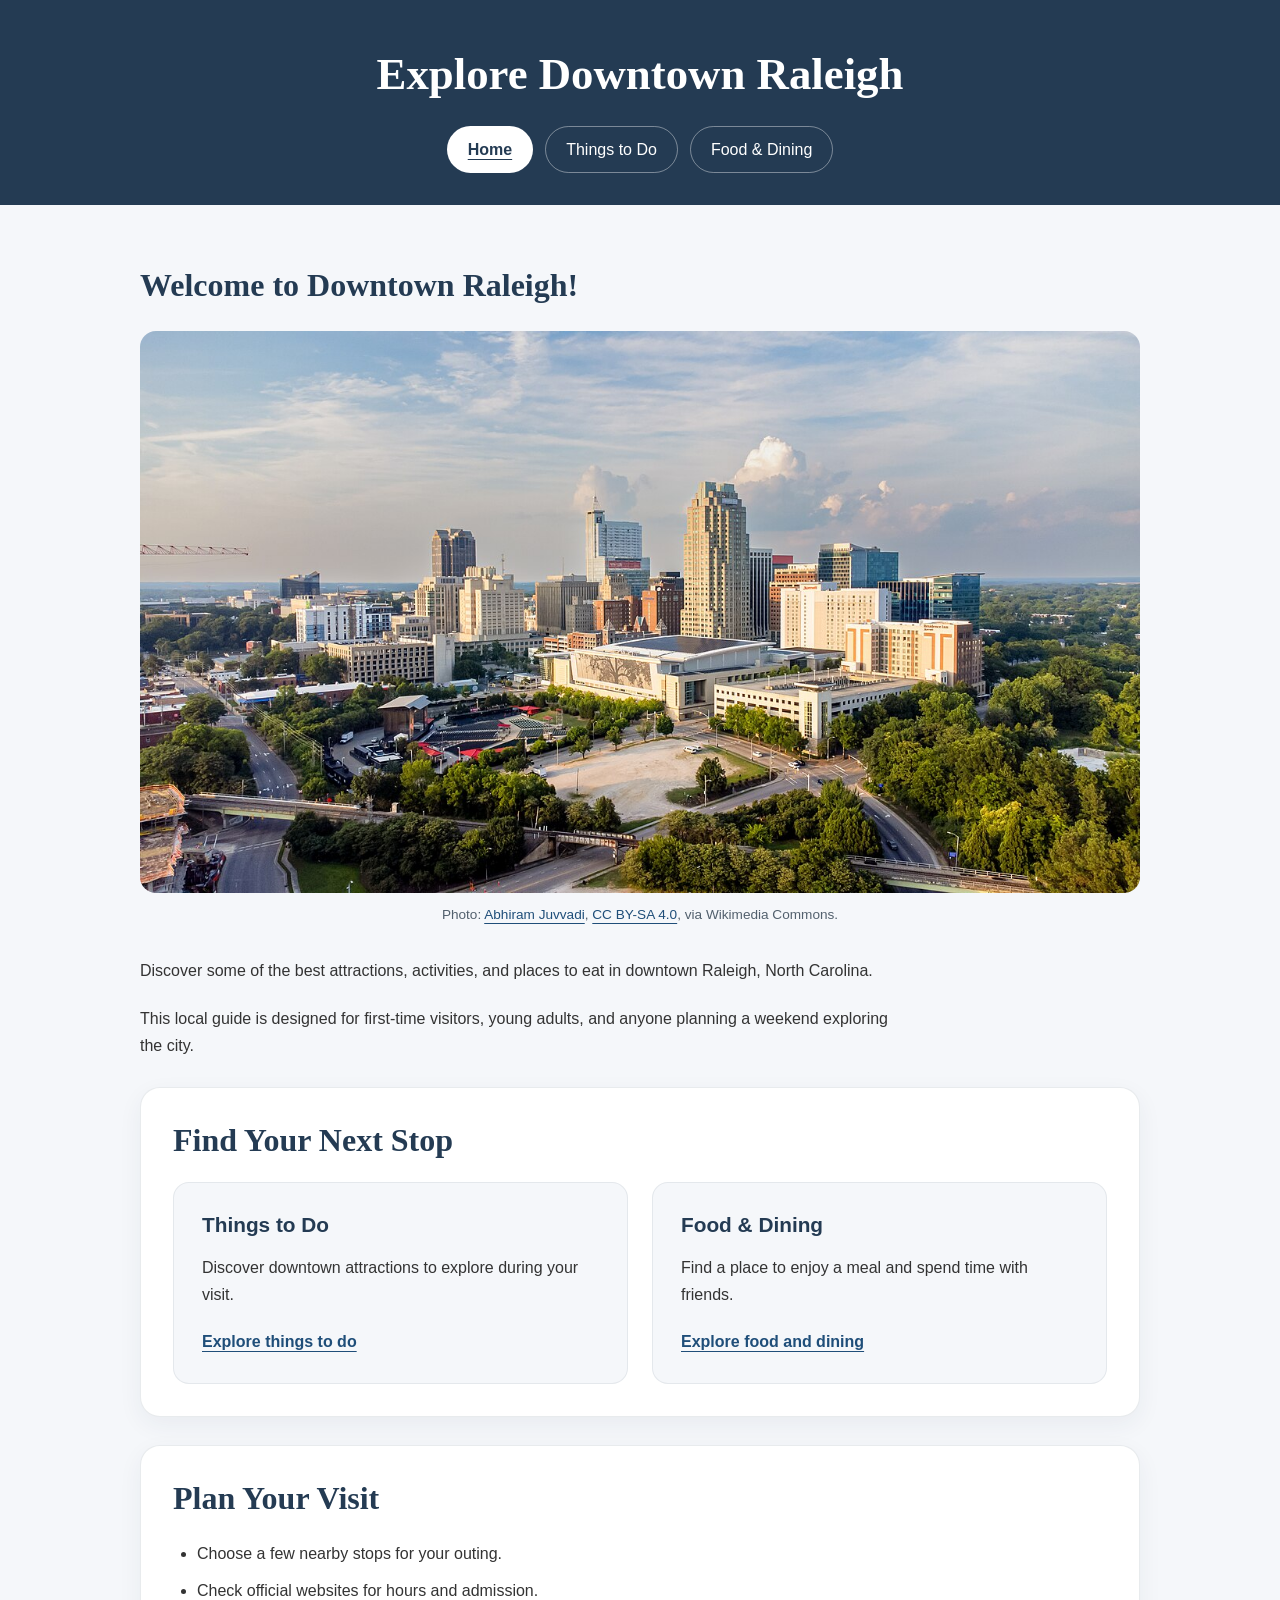
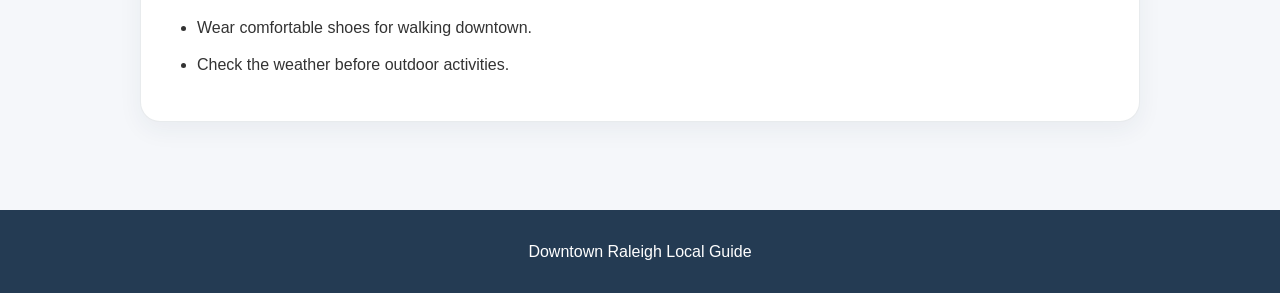
<file: index.html>
<!DOCTYPE html>
<html lang="en">
<head>
    <meta charset="UTF-8">
    <meta name="viewport" content="width=device-width, initial-scale=1.0">
    <title>Downtown Raleigh Local Guide | Home</title>
    <link rel="stylesheet" href="css/style.css">
</head>
<body>
    <header>
        <h1>Explore Downtown Raleigh</h1>
        
<nav aria-label="Main navigation">
    <a href="index.html" aria-current="page">Home</a>
    <a href="attractions.html">Things to Do</a>
    <a href="dining.html">Food &amp; Dining</a>
</nav>
    </header>

    <main>
        <h2>Welcome to Downtown Raleigh!</h2>

        <figure>
            <img src="images/raleigh-skyline.jpg"
                 alt="Downtown Raleigh skyline viewed from Dorothea Dix Park">
            <figcaption>
                Photo:
                <a href="https://commons.wikimedia.org/wiki/File:Raleigh_Skyline.jpg">Abhiram Juvvadi</a>,
                <a href="https://creativecommons.org/licenses/by-sa/4.0/">CC BY-SA 4.0</a>,
                via Wikimedia Commons.
            </figcaption>
        </figure>

        <p>
            Discover some of the best attractions, activities,
            and places to eat in downtown Raleigh, North Carolina.
        </p>
        <p>
            This local guide is designed for first-time visitors,
            young adults, and anyone planning a weekend exploring
            the city.
        </p>

        <section>
            <h2>Find Your Next Stop</h2>

            <div class="featured">
                <article>
                    <h3>Things to Do</h3>
                    <p>Discover downtown attractions to explore during your visit.</p>
                    <a href="attractions.html">Explore things to do</a>
                </article>

                <article>
                    <h3>Food &amp; Dining</h3>
                    <p>Find a place to enjoy a meal and spend time with friends.</p>
                    <a href="dining.html">Explore food and dining</a>
                </article>
            </div>
        </section>

        <section>
            <h2>Plan Your Visit</h2>
            <ul>
                <li>Choose a few nearby stops for your outing.</li>
                <li>Check official websites for hours and admission.</li>
                <li>Wear comfortable shoes for walking downtown.</li>
                <li>Check the weather before outdoor activities.</li>
            </ul>
        </section>
    </main>

    <footer>
        <p>Downtown Raleigh Local Guide</p>
    </footer>
</body>
</html>
</file>
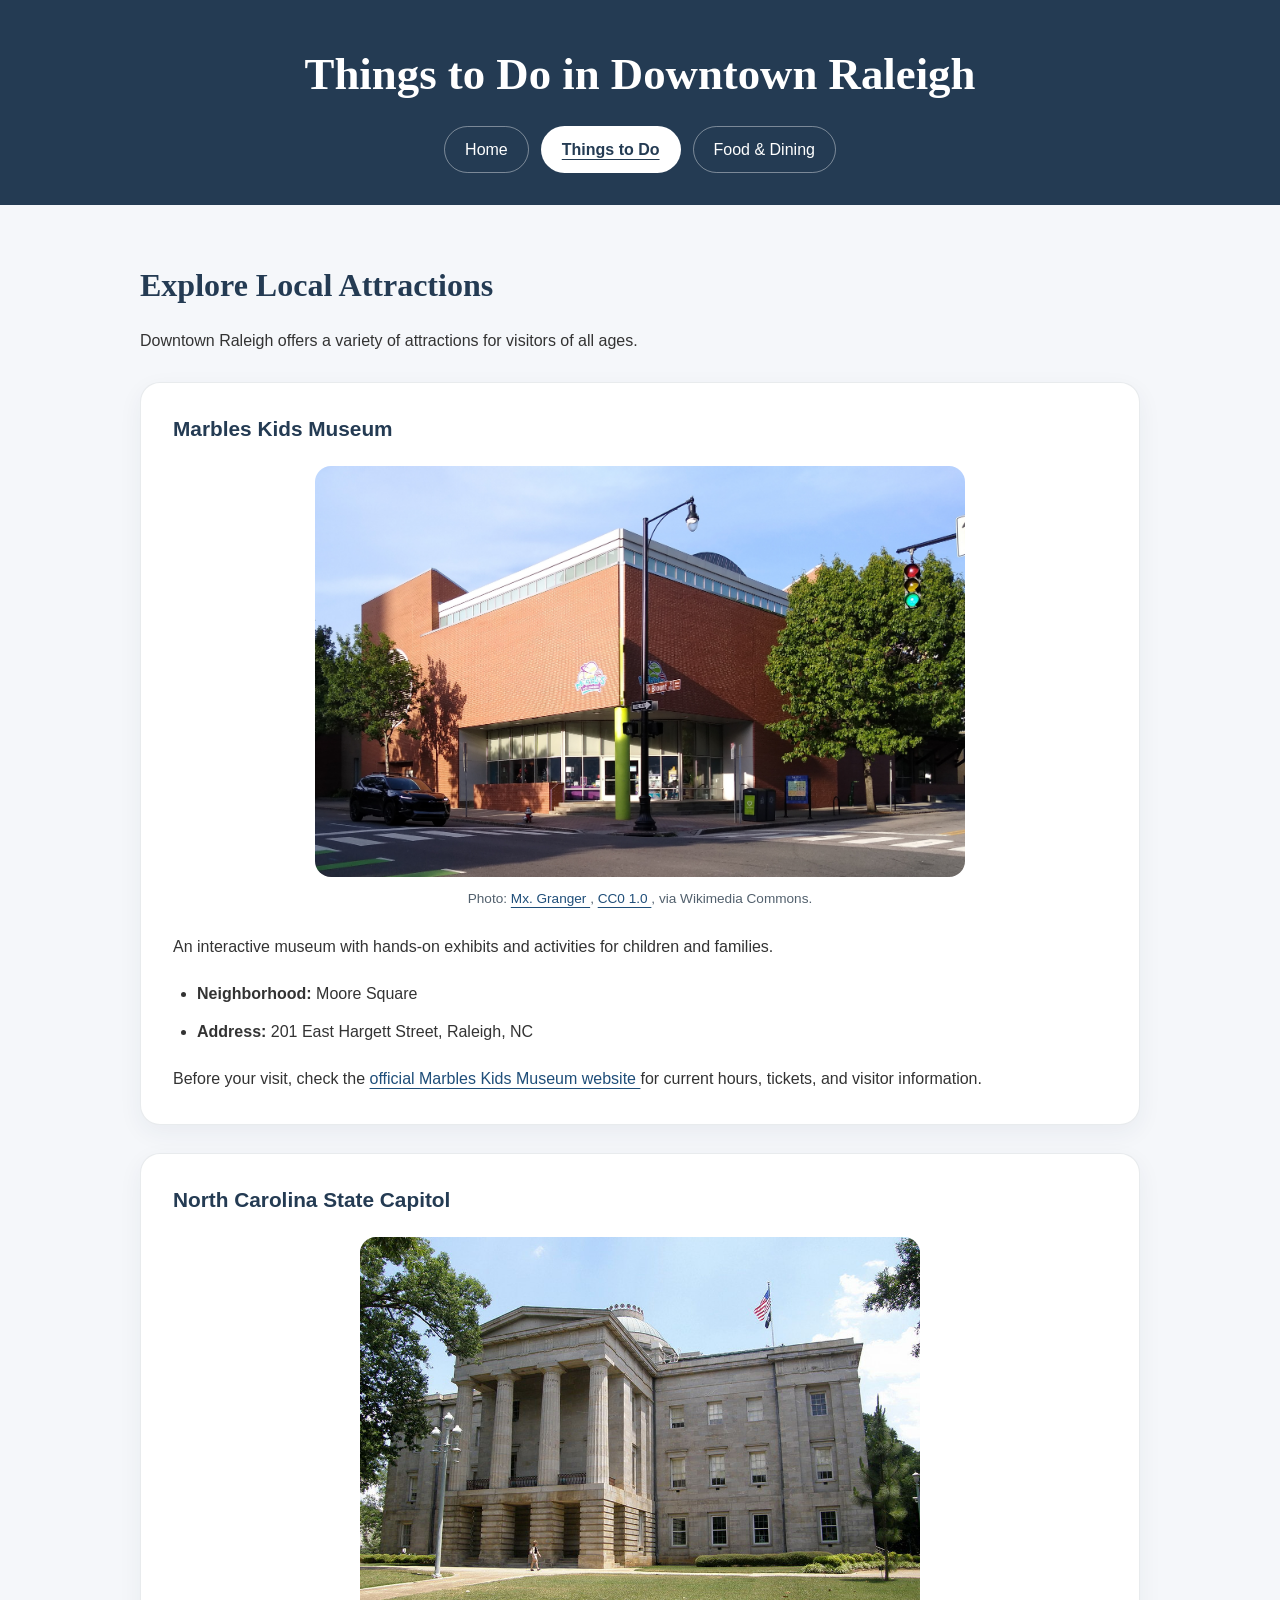
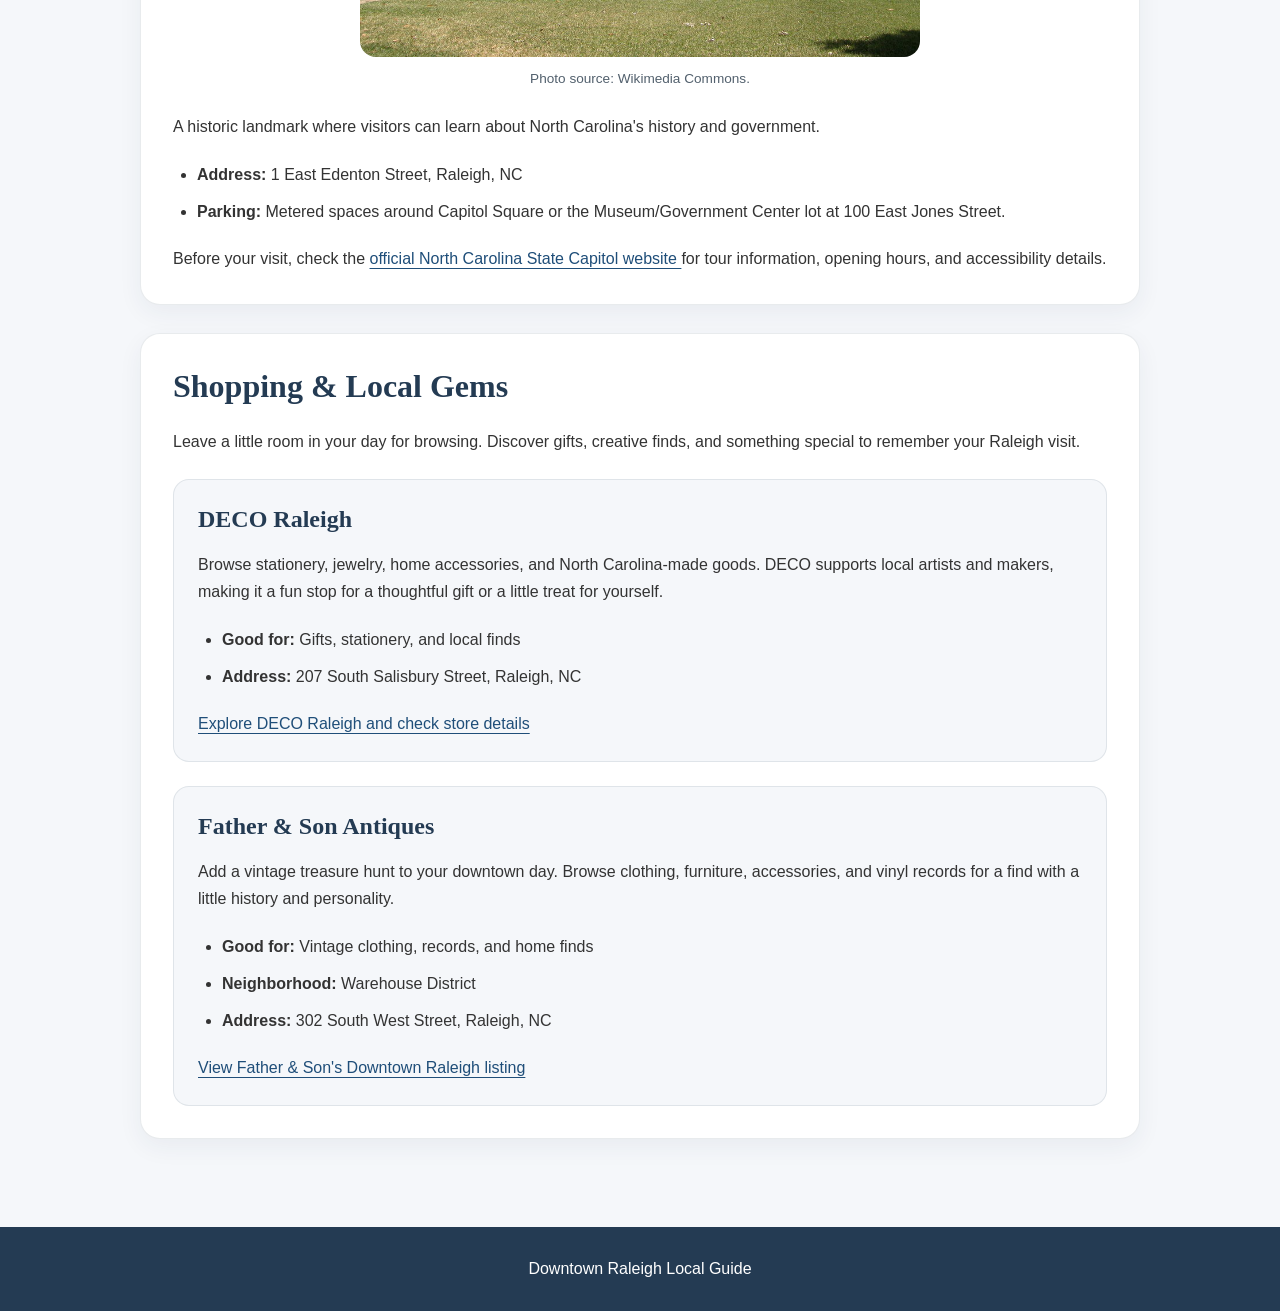
<file: attractions.html>
<!DOCTYPE html>
<html lang="en">
<head>
    <meta charset="UTF-8">
    <meta name="viewport" content="width=device-width, initial-scale=1.0">
    <title>Things to Do | Downtown Raleigh</title>
    <link rel="stylesheet" href="css/style.css">
</head>
<body>
    <header>
        <h1>Things to Do in Downtown Raleigh</h1>
        <nav aria-label="Main navigation">
            <a href="index.html">Home</a>
            <a href="attractions.html" aria-current="page">Things to Do</a>
            <a href="dining.html">Food &amp; Dining</a>
        </nav>
    </header>

    <main>
        <h2>Explore Local Attractions</h2>
        <p>
            Downtown Raleigh offers a variety of attractions
            for visitors of all ages.
        </p>

        <section>
            <h3>Marbles Kids Museum</h3>

            <figure>
                <img src="images/Marbles.jpg"
                     alt="Exterior of Marbles Kids Museum in downtown Raleigh"
                     loading="lazy">
                <figcaption>
                    Photo:
                    <a href="https://commons.wikimedia.org/wiki/File:Marbles_Kids_Museum.jpg">
                        Mx. Granger
                    </a>,
                    <a href="https://creativecommons.org/publicdomain/zero/1.0/">
                        CC0 1.0
                    </a>,
                    via Wikimedia Commons.
                </figcaption>
            </figure>

            <p>
                An interactive museum with hands-on exhibits
                and activities for children and families.
            </p>

            <ul>
                <li><strong>Neighborhood:</strong> Moore Square</li>
                <li><strong>Address:</strong> 201 East Hargett Street, Raleigh, NC</li>
            </ul>

            <p>
                Before your visit, check the
                <a href="https://www.marbleskidsmuseum.org/">
                    official Marbles Kids Museum website
                </a>
                for current hours, tickets, and visitor information.
            </p>
        </section>

        <section>
            <h3>North Carolina State Capitol</h3>

            <figure>
                <img src="images/Capitol.jpg"
                     alt="Historic North Carolina State Capitol building in Raleigh"
                     loading="lazy">
                <figcaption>
                    Photo source: Wikimedia Commons.
                </figcaption>
            </figure>

            <p>
                A historic landmark where visitors can learn
                about North Carolina's history and government.
            </p>

            <ul>
                <li><strong>Address:</strong> 1 East Edenton Street, Raleigh, NC</li>
                <li>
                    <strong>Parking:</strong> Metered spaces around Capitol Square
                    or the Museum/Government Center lot at 100 East Jones Street.
                </li>
            </ul>

            <p>
                Before your visit, check the
                <a href="https://historicsites.nc.gov/all-sites/north-carolina-state-capitol">
                    official North Carolina State Capitol website
                </a>
                for tour information, opening hours, and accessibility details.
            </p>
        </section>

        <section class="shopping">
            <h2>Shopping &amp; Local Gems</h2>

            <p>
                Leave a little room in your day for browsing.
                Discover gifts, creative finds, and something
                special to remember your Raleigh visit.
            </p>

            <article>
                <h3>DECO Raleigh</h3>

                <p>
                    Browse stationery, jewelry, home accessories,
                    and North Carolina-made goods. DECO supports
                    local artists and makers, making it a fun stop
                    for a thoughtful gift or a little treat for yourself.
                </p>

                <ul>
                    <li><strong>Good for:</strong> Gifts, stationery, and local finds</li>
                    <li><strong>Address:</strong> 207 South Salisbury Street, Raleigh, NC</li>
                </ul>

                <p>
                    <a href="https://www.decoraleigh.com/">
                        Explore DECO Raleigh and check store details
                    </a>
                </p>
            </article>

            <article>
                <h3>Father &amp; Son Antiques</h3>

                <p>
                    Add a vintage treasure hunt to your downtown day.
                    Browse clothing, furniture, accessories, and vinyl
                    records for a find with a little history and personality.
                </p>

                <ul>
                    <li><strong>Good for:</strong> Vintage clothing, records, and home finds</li>
                    <li><strong>Neighborhood:</strong> Warehouse District</li>
                    <li><strong>Address:</strong> 302 South West Street, Raleigh, NC</li>
                </ul>

                <p>
                    <a href="https://downtownraleigh.org/go/father-and-son-antiques">
                        View Father &amp; Son's Downtown Raleigh listing
                    </a>
                </p>
            </article>
        </section>
    </main>

    <footer>
        <p>Downtown Raleigh Local Guide</p>
    </footer>
</body>
</html>
</file>
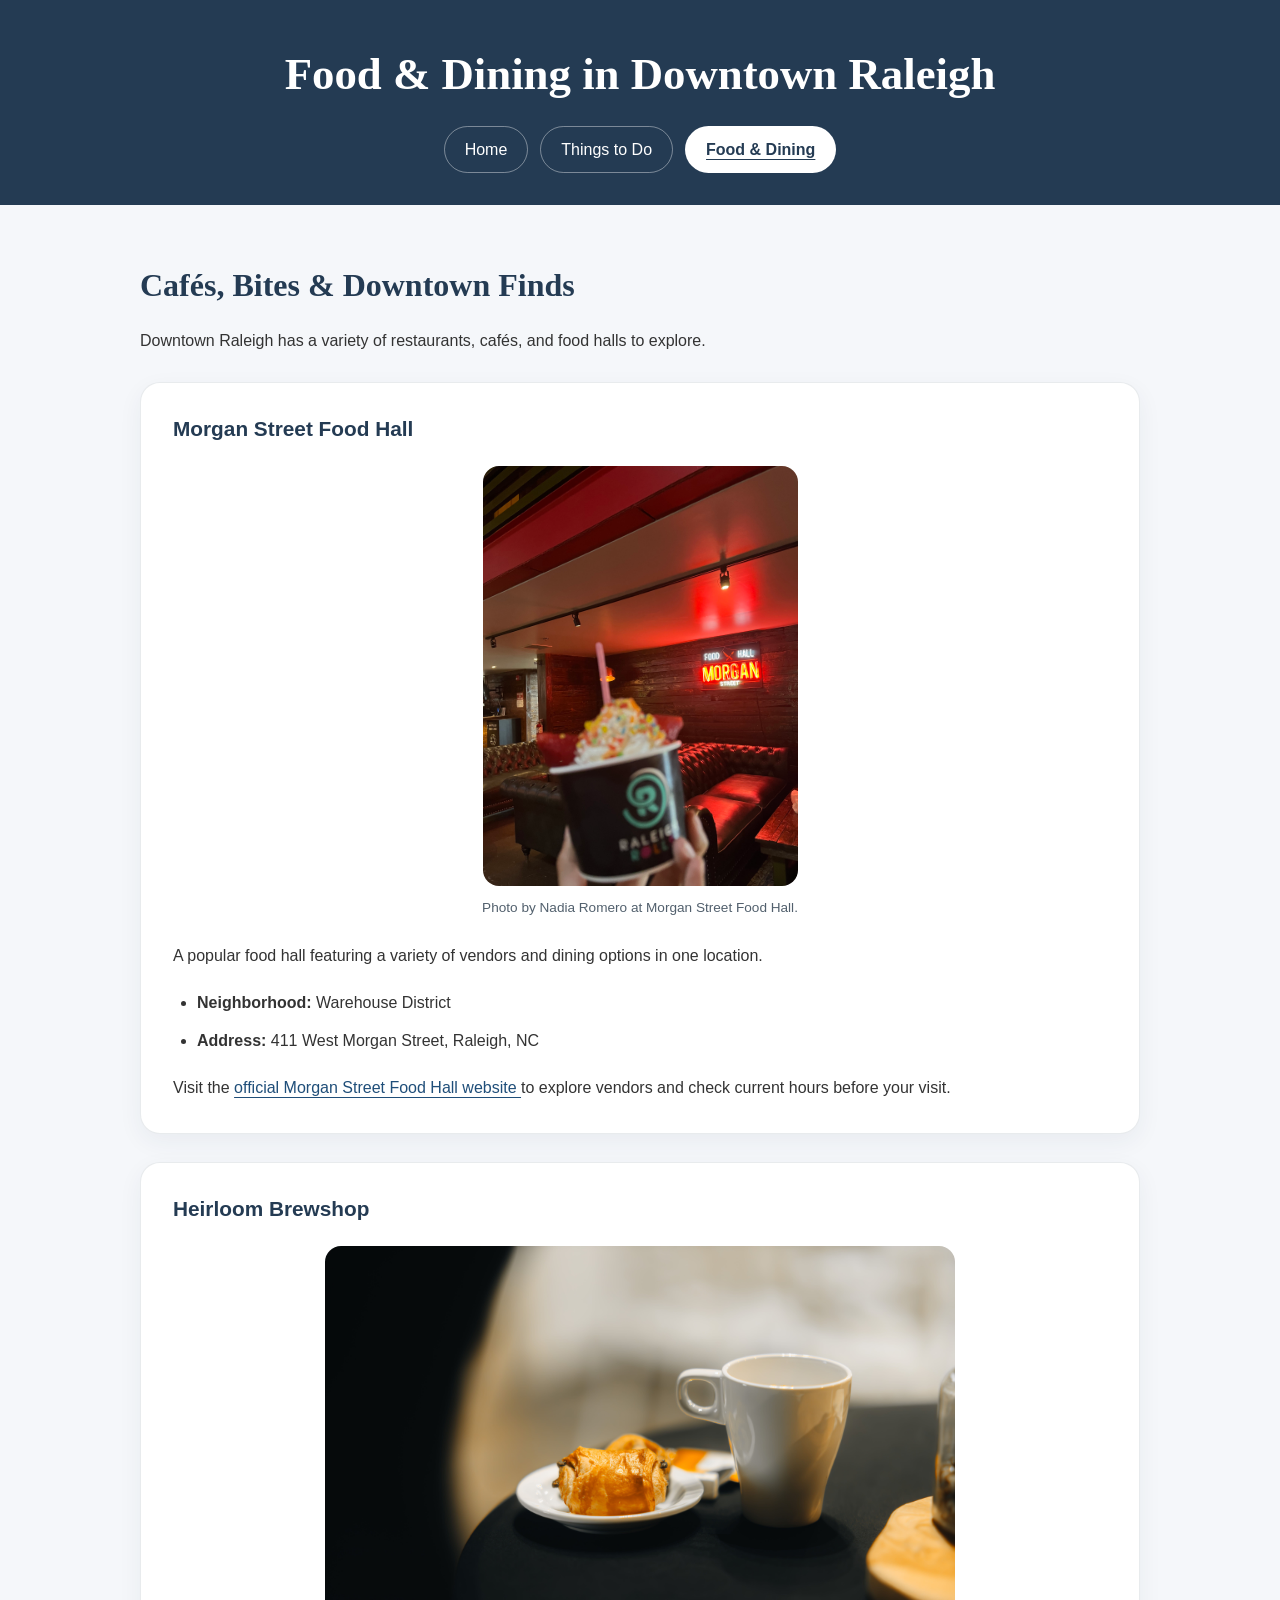
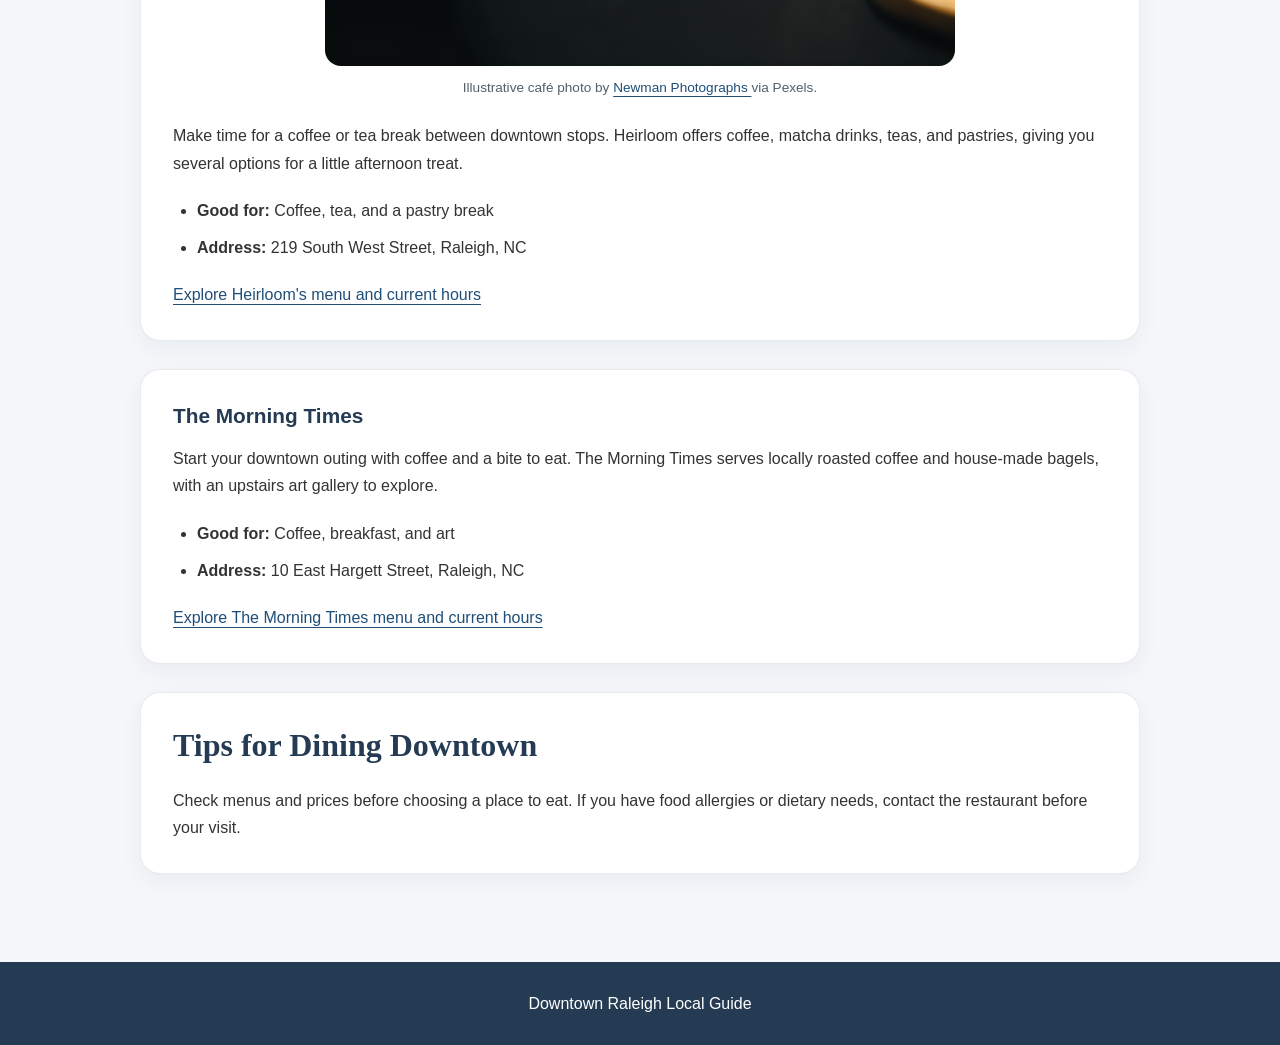
<file: dining.html>
<!DOCTYPE html>
<html lang="en">
<head>
    <meta charset="UTF-8">
    <meta name="viewport" content="width=device-width, initial-scale=1.0">
    <title>Food &amp; Dining | Downtown Raleigh</title>
    <link rel="stylesheet" href="css/style.css">
</head>
<body>
    <header>
        <h1>Food &amp; Dining in Downtown Raleigh</h1>
        <nav aria-label="Main navigation">
            <a href="index.html">Home</a>
            <a href="attractions.html">Things to Do</a>
            <a href="dining.html" aria-current="page">Food &amp; Dining</a>
        </nav>
    </header>

    <main>
        <h2>Cafés, Bites &amp; Downtown Finds</h2>

        <p>
            Downtown Raleigh has a variety of restaurants,
            cafés, and food halls to explore.
        </p>

        <section>
            <h3>Morgan Street Food Hall</h3>

            <figure>
                <img src="images/Foodhall.jpg"
                     alt="Ice cream dessert with the Morgan Street Food Hall neon sign in the background"
                     loading="lazy">
                <figcaption>
                    Photo by Nadia Romero at Morgan Street Food Hall.
                </figcaption>
            </figure>

            <p>
                A popular food hall featuring a variety of
                vendors and dining options in one location.
            </p>

            <ul>
                <li><strong>Neighborhood:</strong> Warehouse District</li>
                <li><strong>Address:</strong> 411 West Morgan Street, Raleigh, NC</li>
            </ul>

            <p>
                Visit the
                <a href="https://www.morganfoodhall.com/">
                    official Morgan Street Food Hall website
                </a>
                to explore vendors and check current hours before your visit.
            </p>
        </section>

        <section>
            <h3>Heirloom Brewshop</h3>

            <figure>
                <img src="images/coffee.jpg"
                     alt="Coffee and pastry served on a table"
                     loading="lazy">
                <figcaption>
                    Illustrative café photo by
                    <a href="https://www.pexels.com/photo/cozy-breakfast-setting-with-coffee-and-pastry-31107298/">
                        Newman Photographs
                    </a>
                    via Pexels.
                </figcaption>
            </figure>

            <p>
                Make time for a coffee or tea break between downtown stops.
                Heirloom offers coffee, matcha drinks, teas, and pastries,
                giving you several options for a little afternoon treat.
            </p>

            <ul>
                <li><strong>Good for:</strong> Coffee, tea, and a pastry break</li>
                <li><strong>Address:</strong> 219 South West Street, Raleigh, NC</li>
            </ul>

            <p>
                <a href="https://www.heirloombrewshop.com/">
                    Explore Heirloom's menu and current hours
                </a>
            </p>
        </section>

        <section>
            <h3>The Morning Times</h3>

            <p>
                Start your downtown outing with coffee and a bite to eat.
                The Morning Times serves locally roasted coffee and
                house-made bagels, with an upstairs art gallery to explore.
            </p>

            <ul>
                <li><strong>Good for:</strong> Coffee, breakfast, and art</li>
                <li><strong>Address:</strong> 10 East Hargett Street, Raleigh, NC</li>
            </ul>

            <p>
                <a href="https://www.morningtimes-raleigh.com/">
                    Explore The Morning Times menu and current hours
                </a>
            </p>
        </section>

        <section>
            <h2>Tips for Dining Downtown</h2>

            <p>
                Check menus and prices before choosing a place to eat.
                If you have food allergies or dietary needs, contact
                the restaurant before your visit.
            </p>
        </section>
    </main>

    <footer>
        <p>Downtown Raleigh Local Guide</p>
    </footer>
</body>
</html>
</file>
<file: css/style.css>
/* Downtown Raleigh Local Guide */
:root {
    --primary-color: #243b53;
    --background-color: #f5f7fa;
    --text-color: #333333;
    --card-color: #ffffff;
    --link-color: #1f4e79;
}

* {
    box-sizing: border-box;
}

body {
    font-family: Arial, sans-serif;
    margin: 0;
    background-color: var(--background-color);
    color: var(--text-color);
    line-height: 1.7;
}

/* Header and navigation */
header {
    background-color: var(--primary-color);
    color: white;
    padding: 48px 20px 32px;
    text-align: center;
}

h1 {
    max-width: 850px;
    margin: 0 auto 24px;
    font-family: Georgia, serif;
    font-size: 2.8rem;
    line-height: 1.2;
}

nav {
    display: flex;
    justify-content: center;
    gap: 12px;
    flex-wrap: wrap;
}

nav a {
    color: white;
    text-decoration: none;
    padding: 9px 20px;
    border: 1px solid rgba(255, 255, 255, 0.4);
    border-radius: 30px;
}

nav a:hover,
nav a:focus-visible {
    background-color: white;
    color: var(--primary-color);
}

/* Current navigation page */
nav a[aria-current="page"] {
    background-color: white;
    color: var(--primary-color);
    font-weight: bold;
    text-decoration: underline;
    text-underline-offset: 4px;
    border-color: transparent;
}


/* Accessible keyboard focus */
a:focus-visible {
    outline: 3px solid var(--primary-color);
    outline-offset: 4px;
}

nav a:focus-visible {
    outline: 3px solid #f4b942;
    outline-offset: 4px;
}

/* Main content */
main {
    width: calc(100% - 30px);
    max-width: 1040px;
    margin: 40px auto;
    padding: 20px;
}

h2,
h3 {
    color: var(--primary-color);
    line-height: 1.3;
}

h2 {
    font-family: Georgia, serif;
    font-size: 2rem;
    margin: 0 0 20px;
}

h3 {
    font-size: 1.3rem;
    margin: 0 0 16px;
}

p {
    margin: 0 0 20px;
}

main > p {
    max-width: 760px;
}

main a {
    color: var(--link-color);
    text-underline-offset: 4px;
    overflow-wrap: anywhere;
}

main a:hover {
    text-decoration-thickness: 2px;
}

/* Content cards */
section {
    background-color: var(--card-color);
    padding: 32px;
    margin: 28px 0;
    border: 1px solid rgba(36, 59, 83, 0.1);
    border-radius: 20px;
    box-shadow: 0 8px 24px rgba(36, 59, 83, 0.06);
}

section > :last-child,
article > :last-child {
    margin-bottom: 0;
}

ul {
    padding-left: 24px;
    margin: 0 0 20px;
}

li {
    margin-bottom: 10px;
}

/* Photos and credits */
figure {
    margin: 24px 0 32px;
}

img {
    display: block;
    max-width: 100%;
    height: auto;
    border-radius: 16px;
}

/* Homepage skyline image */
main > figure img {
    width: 100%;
}

/* Attraction and dining images */
section figure {
    max-width: 650px;
    margin: 24px auto;
}

section figure img {
    width: auto;
    max-width: 100%;
    max-height: 420px;
    height: auto;
    margin: 0 auto;
}

/* Photo attribution */
figcaption {
    margin-top: 12px;
    font-size: 0.85rem;
    line-height: 1.5;
    color: #52606d;
    text-align: center;
}

figcaption a {
    color: var(--link-color);
}

/* Homepage cards */
.featured {
    display: flex;
    gap: 24px;
}

.featured article {
    flex: 1;
    min-width: 0;
    background-color: var(--background-color);
    padding: 28px;
    border: 1px solid rgba(36, 59, 83, 0.08);
    border-radius: 16px;
}

.featured article > a {
    display: inline-block;
    font-weight: bold;
}

/* Shopping cards */
.shopping > article {
    background-color: var(--background-color);
    padding: 24px;
    margin-top: 24px;
    border: 1px solid rgba(36, 59, 83, 0.1);
    border-radius: 16px;
}

.shopping > article h3 {
    font-family: Georgia, serif;
    font-size: 1.5rem;
}

/* Footer */
footer {
    background-color: var(--primary-color);
    color: white;
    text-align: center;
    padding: 28px 20px;
}

footer p {
    margin: 0;
}

/* Responsive layout for smaller screens */
@media (max-width: 600px) {
    header {
        padding: 32px 15px 24px;
    }

    h1 {
        font-size: 2rem;
    }

    h2 {
        font-size: 1.7rem;
    }

    h3 {
        font-size: 1.2rem;
    }

    nav {
        gap: 8px;
    }

    nav a {
        padding: 8px 14px;
    }

    main {
        width: calc(100% - 20px);
        margin: 24px auto;
        padding: 10px;
    }

    section {
        padding: 22px;
        border-radius: 16px;
    }

    section figure {
        margin: 18px 0;
    }

    section figure img {
        max-height: 350px;
    }

    img {
        border-radius: 12px;
    }

    figcaption {
        font-size: 0.8rem;
    }

    .featured {
        flex-direction: column;
        gap: 18px;
    }

    .featured article {
        padding: 22px;
    }

    .shopping > article {
        padding: 18px;
    }
}
</file>
